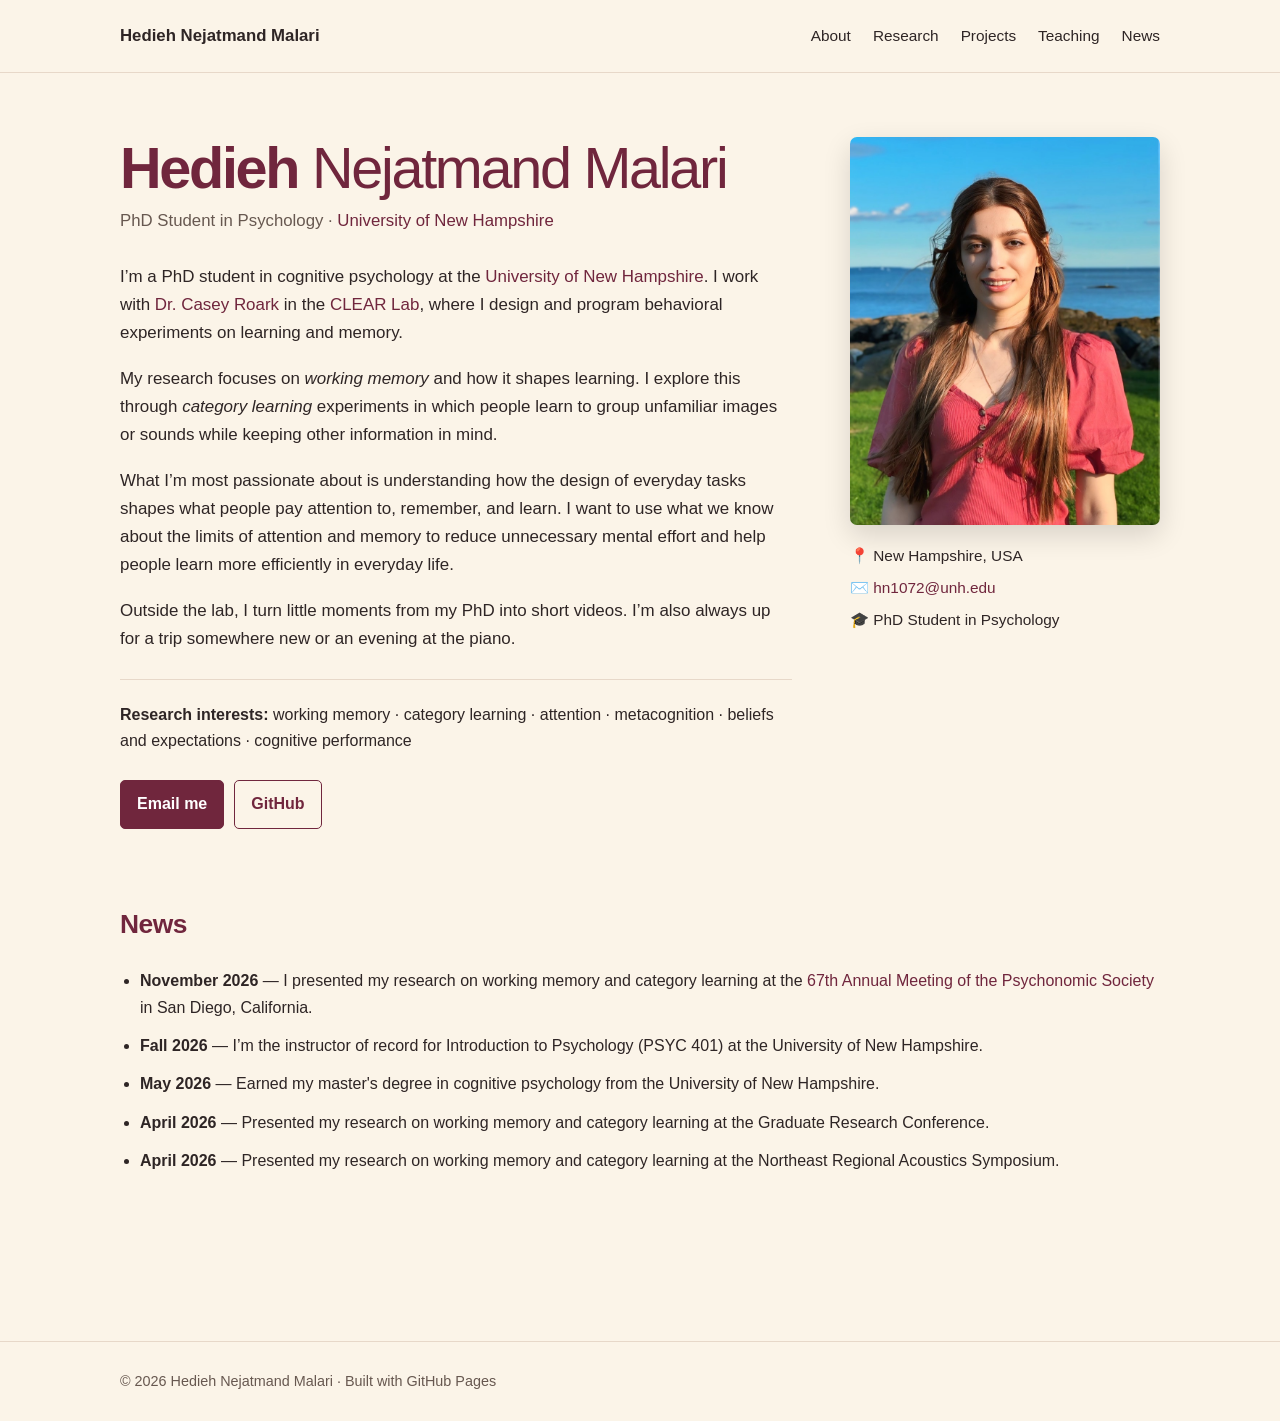
<file: index.html>
<!DOCTYPE html>
<html lang="en">

<head>
  <meta charset="UTF-8">

  <meta
    name="viewport"
    content="width=device-width, initial-scale=1.0"
  >

  <title>
    Hedieh Nejatmand Malari | Cognitive Psychology Researcher
  </title>

  <meta
    name="description"
    content="Hedieh Nejatmand Malari is a PhD student in Psychology at the University of New Hampshire studying working memory, category learning, attention, metacognition, beliefs and expectations, and cognitive performance."
  >

  <meta
    name="keywords"
    content="working memory, category learning, attention, metacognition, beliefs and expectations, cognitive performance, cognitive psychology"
  >

  <link
    rel="canonical"
    href="https://hedieh-nejatmand.github.io/"
  >

  <!-- Social media and search preview -->

  <meta
    property="og:title"
    content="Hedieh Nejatmand Malari"
  >

  <meta
    property="og:description"
    content="PhD student and cognitive psychology researcher at the University of New Hampshire."
  >

  <meta
    property="og:image"
    content="https://hedieh-nejatmand.github.io/profile.jpg"
  >

  <meta
    property="og:url"
    content="https://hedieh-nejatmand.github.io/"
  >

  <meta
    property="og:type"
    content="profile"
  >

  <!-- Structured information for search engines -->

  <script type="application/ld+json">
  {
    "@context": "https://schema.org",
    "@type": "Person",
    "name": "Hedieh Nejatmand Malari",
    "alternateName": "Hedieh Nejatmand",
    "url": "https://hedieh-nejatmand.github.io/",
    "image": "https://hedieh-nejatmand.github.io/profile.jpg",
    "jobTitle": "PhD Student in Psychology",
    "description": "Cognitive psychology researcher studying working memory, category learning, attention, metacognition, beliefs and expectations, and cognitive performance.",
    "affiliation": {
      "@type": "CollegeOrUniversity",
      "name": "University of New Hampshire",
      "url": "https://www.unh.edu/"
    },
    "sameAs": [
      "https://github.com/hedieh-nejatmand"
    ]
  }
  </script>

  <link rel="stylesheet" href="site.css">
</head>

<body>

  <header>
    <nav class="container">

      <a
        class="brand"
        href="#about"
      >
        Hedieh Nejatmand Malari
      </a>

      <div class="nav-links">
        <a href="#about">About</a>
        <a href="research.html">Research</a>
        <a href="research.html#projects">Projects</a>
        <a href="#teaching">Teaching</a>
        <a href="#news">News</a>
      </div>

    </nav>
  </header>

  <main class="container">

    <section
      class="hero"
      id="about"
    >

      <div class="hero-text">

        <h1>
          <span class="first-name">Hedieh</span>
          <span class="last-name">Nejatmand Malari</span>
        </h1>

        <p class="subtitle">
          PhD Student in Psychology ·

          <a
            href="https://www.unh.edu/"
            target="_blank"
            rel="noopener noreferrer"
          >
            University of New Hampshire
          </a>
        </p>

     <p class="intro">
  I’m a PhD student in cognitive psychology at the
  <a href="https://www.unh.edu/">University of New Hampshire</a>.
  I work with <a href="https://cola.unh.edu/person/casey-roark">Dr. Casey Roark</a>
  in the <a href="https://www.roarklab.com/">CLEAR Lab</a>, where I design
  and program behavioral experiments on learning and memory.
</p>
<p class="intro">
  My research focuses on <em>working memory</em> and how it shapes learning.
  I explore this through <em>category learning</em> experiments in which people
  learn to group unfamiliar images or sounds while keeping other information
  in mind.
</p>

<p class="intro">
  What I’m most passionate about is understanding how the design of everyday
  tasks shapes what people pay attention to, remember, and learn. I want to use
  what we know about the limits of attention and memory to reduce unnecessary
  mental effort and help people learn more efficiently in everyday life.
</p>

<p class="intro">
  Outside the lab, I turn little moments from my PhD into short videos.
  I’m also always up for a trip somewhere new or an evening at the piano.
</p>

        <p class="research-line">
          <strong>Research interests:</strong>
          working memory · category learning · attention · metacognition ·
          beliefs and expectations · cognitive performance
        </p>

        <div class="buttons">

          <a
            class="button primary"
            href="mailto:hn1072@unh.edu"
          >
            Email me
          </a>

          <a
            class="button"
            href="https://github.com/hedieh-nejatmand"
            target="_blank"
            rel="noopener noreferrer"
          >
            GitHub
          </a>

        </div>
      </div>

      <aside class="photo-column">

        <img
          class="profile-photo"
          src="profile.jpg"
          alt="Portrait of Hedieh Nejatmand Malari"
        >

        <div class="contact-card">

          <p>📍 New Hampshire, USA</p>

          <p>
            ✉️
            <a href="mailto:hn1072@unh.edu">
              hn1072@unh.edu
            </a>
          </p>

          <p>🎓 PhD Student in Psychology</p>

        </div>
      </aside>

    </section>

    <section id="news">

      <h2>News</h2>

      <ul class="news-list">

      <li>
  <strong>November 2026</strong> —
  I presented my research on working memory and category learning at the
  <a
    href="https://www.psychonomic.org/page/2026annualmeeting"
    target="_blank"
    rel="noopener noreferrer"
  >67th Annual Meeting of the Psychonomic Society</a>
  in San Diego, California.
</li>

<li>
  <strong>Fall 2026</strong> —
  I’m the instructor of record for Introduction to Psychology (PSYC 401)
  at the University of New Hampshire.
</li>

        <li>
          <strong>May 2026</strong> —
          Earned my master's degree in cognitive psychology from the
          University of New Hampshire.
        </li>

        <li>
          <strong>April 2026</strong> —
          Presented my research on working memory and category learning at the
          Graduate Research Conference.
        </li>

        <li>
          <strong>April 2026</strong> —
          Presented my research on working memory and category learning at the
          Northeast Regional Acoustics Symposium.
        </li>

      </ul>

    </section>

  </main>

  <footer>
    <div class="container">
      © 2026 Hedieh Nejatmand Malari · Built with GitHub Pages
    </div>
  </footer>

</body>

</html>
</file>
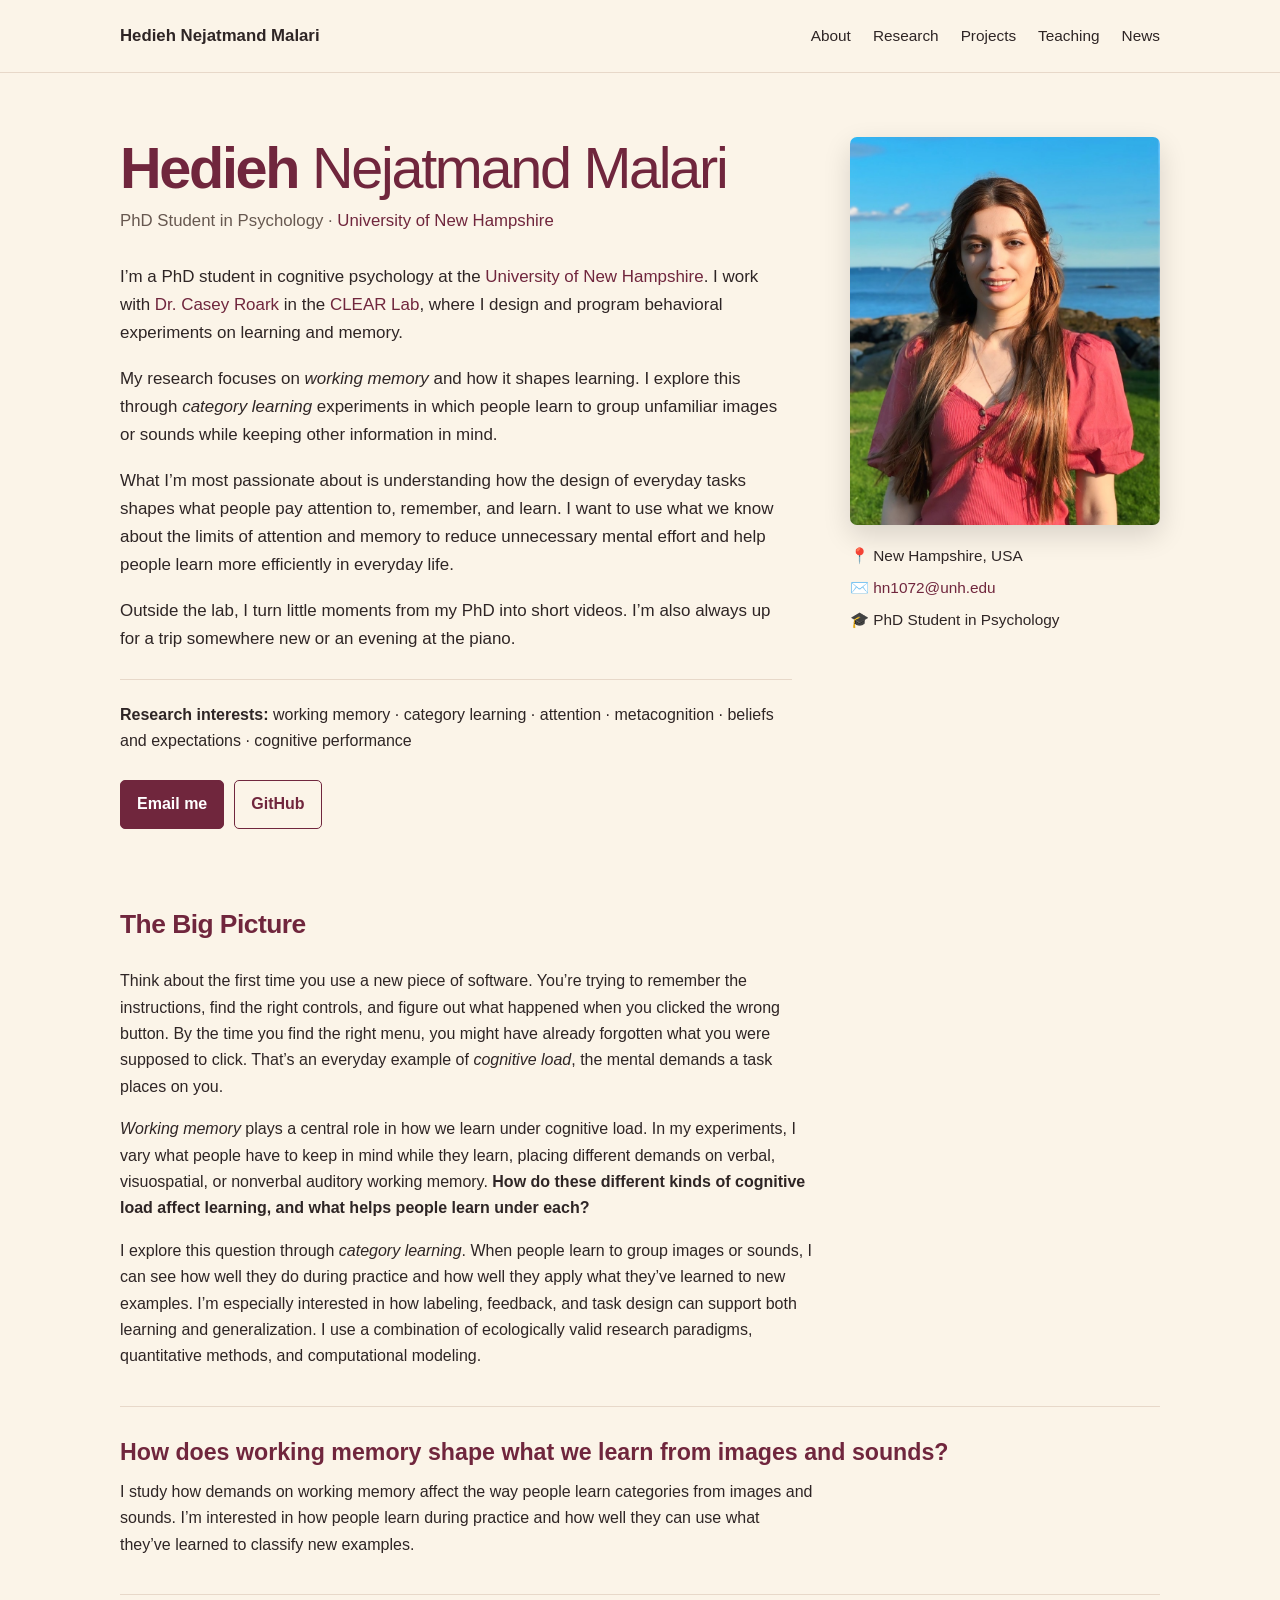
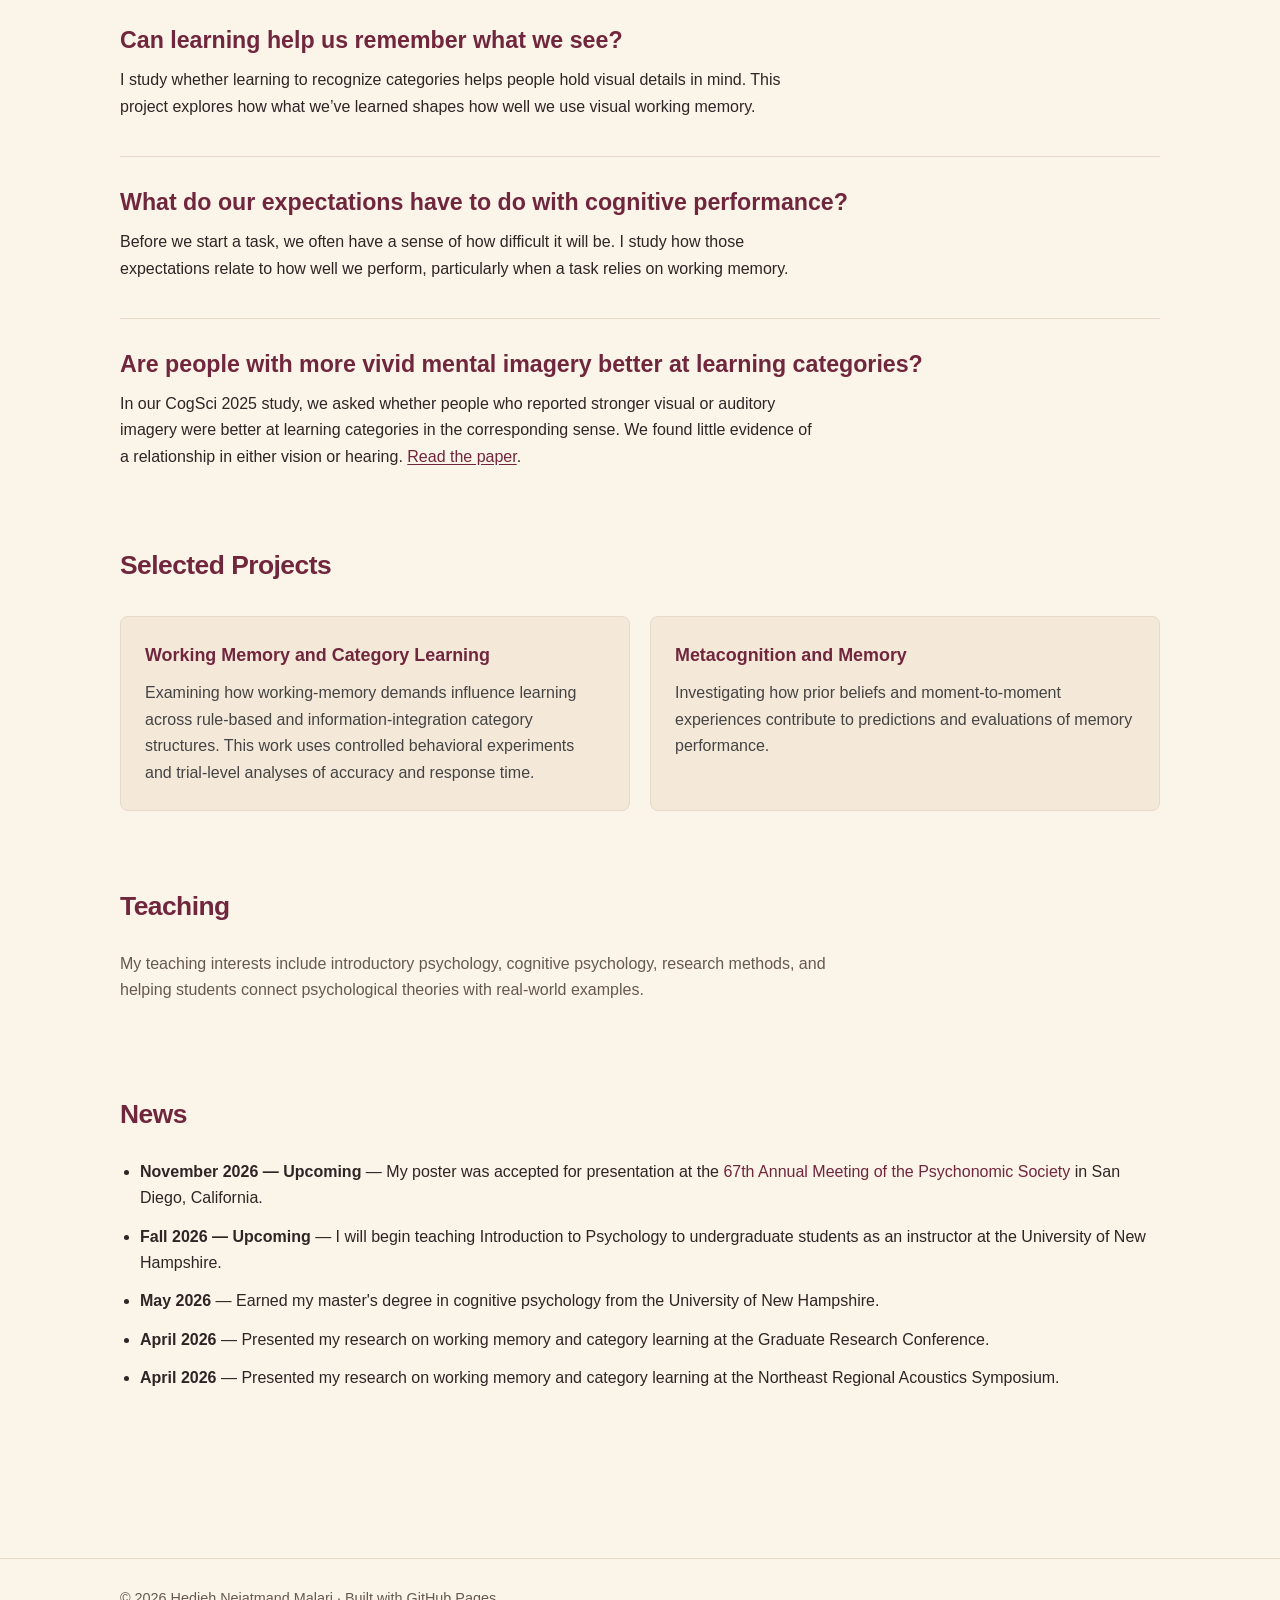
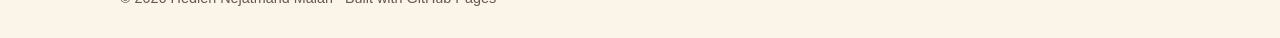
<file: index (1).html>
<!DOCTYPE html>
<html lang="en">

<head>
  <meta charset="UTF-8">

  <meta
    name="viewport"
    content="width=device-width, initial-scale=1.0"
  >

  <title>
    Hedieh Nejatmand Malari | Cognitive Psychology Researcher
  </title>

  <meta
    name="description"
    content="Hedieh Nejatmand Malari is a PhD student in Psychology at the University of New Hampshire studying working memory, category learning, attention, metacognition, beliefs and expectations, and cognitive performance."
  >

  <meta
    name="keywords"
    content="working memory, category learning, attention, metacognition, beliefs and expectations, cognitive performance, cognitive psychology"
  >

  <link
    rel="canonical"
    href="https://hedieh-nejatmand.github.io/"
  >

  <!-- Social media and search preview -->

  <meta
    property="og:title"
    content="Hedieh Nejatmand Malari"
  >

  <meta
    property="og:description"
    content="PhD student and cognitive psychology researcher at the University of New Hampshire."
  >

  <meta
    property="og:image"
    content="https://hedieh-nejatmand.github.io/profile.jpg"
  >

  <meta
    property="og:url"
    content="https://hedieh-nejatmand.github.io/"
  >

  <meta
    property="og:type"
    content="profile"
  >

  <!-- Structured information for search engines -->

  <script type="application/ld+json">
  {
    "@context": "https://schema.org",
    "@type": "Person",
    "name": "Hedieh Nejatmand Malari",
    "alternateName": "Hedieh Nejatmand",
    "url": "https://hedieh-nejatmand.github.io/",
    "image": "https://hedieh-nejatmand.github.io/profile.jpg",
    "jobTitle": "PhD Student in Psychology",
    "description": "Cognitive psychology researcher studying working memory, category learning, attention, metacognition, beliefs and expectations, and cognitive performance.",
    "affiliation": {
      "@type": "CollegeOrUniversity",
      "name": "University of New Hampshire",
      "url": "https://www.unh.edu/"
    },
    "sameAs": [
      "https://github.com/hedieh-nejatmand"
    ]
  }
  </script>

  <style>
    :root {
      --accent: #70263D;
      --accent-dark: #54182D;
      --text: #2E2525;
      --muted: #675850;
      --line: #E7D8C9;
      --background: #FBF4E8;
      --soft-background: #F4E8D9;
      --tag-background: #EEDDE0;
      --tag-text: #5A2135;
      --max-width: 1040px;
    }

    h1,
    h2,
    .card h3 {
      color: var(--accent);
    }

    * {
      box-sizing: border-box;
    }

    html {
      scroll-behavior: smooth;
    }

    body {
      margin: 0;
      font-family: Arial, Helvetica, sans-serif;
      color: var(--text);
      background: var(--background);
      line-height: 1.65;
    }

    a {
      color: var(--accent);
      text-decoration: none;
    }

    a:hover {
      color: var(--accent-dark);
    }

    .container {
      width: min(var(--max-width), calc(100% - 40px));
      margin: 0 auto;
    }

    header {
      position: sticky;
      top: 0;
      z-index: 10;
      border-bottom: 1px solid var(--line);
      background: var(--background);
      backdrop-filter: blur(8px);
    }

    nav {
      min-height: 72px;
      display: flex;
      justify-content: space-between;
      align-items: center;
      gap: 24px;
    }

    .brand {
      color: var(--text);
      font-size: 1.05rem;
      font-weight: 700;
    }

    .nav-links {
      display: flex;
      align-items: center;
      flex-wrap: wrap;
      gap: 22px;
    }

    .nav-links a {
      color: var(--text);
      font-size: 0.96rem;
    }

    .nav-links a:hover {
      color: var(--accent);
    }

    main {
      padding: 54px 0 80px;
    }

    .hero {
      display: grid;
      grid-template-columns: minmax(0, 1fr) 310px;
      gap: 58px;
      align-items: start;
      padding-top: 10px;
    }

    h1 {
      margin: 0 0 8px;
      font-size: clamp(2.3rem, 5vw, 3.6rem);
      line-height: 1.08;
      letter-spacing: -0.04em;
    }

    .first-name {
      font-weight: 800;
    }

    .last-name {
      font-weight: 300;
    }

    .subtitle {
      margin: 0 0 28px;
      color: var(--muted);
      font-size: 1.05rem;
    }

    .intro {
      margin: 0 0 18px;
      font-size: 1.06rem;
    }

    .research-line {
      margin-top: 26px;
      padding-top: 22px;
      border-top: 1px solid var(--line);
    }

    .profile-photo {
      width: 100%;
      aspect-ratio: 4 / 5;
      display: block;
      object-fit: cover;
      object-position: center;
      border-radius: 7px;
      box-shadow: 0 10px 28px rgba(0, 0, 0, 0.14);
    }

    .contact-card {
      margin-top: 18px;
      font-size: 0.96rem;
    }

    .contact-card p {
      margin: 7px 0;
    }

    .buttons {
      display: flex;
      flex-wrap: wrap;
      gap: 10px;
      margin-top: 26px;
    }

    .button {
      display: inline-block;
      padding: 10px 16px;
      border: 1px solid var(--accent);
      border-radius: 5px;
      font-weight: 600;
    }

    .button.primary {
      color: #ffffff;
      background: var(--accent);
    }

    .button.primary:hover {
      color: #ffffff;
      background: var(--accent-dark);
      border-color: var(--accent-dark);
    }

    section {
      scroll-margin-top: 95px;
      padding-top: 74px;
    }

    h2 {
      margin: 0 0 22px;
      font-size: 1.65rem;
      letter-spacing: -0.02em;
    }

    .section-intro {
      max-width: 760px;
      color: var(--muted);
    }

    .research-overview p,
    .research-study p {
      max-width: 78ch;
    }

    .research-study {
      margin-top: 36px;
      padding-top: 30px;
      border-top: 1px solid var(--line);
    }

    .research-study h3 {
      margin: 0 0 12px;
      color: var(--accent);
      font-size: clamp(1.15rem, 2vw, 1.45rem);
      line-height: 1.3;
    }

    .research-study p {
      margin: 0;
    }

    .research-study a {
      text-decoration: underline;
      text-underline-offset: 0.15em;
    }

    .cards {
      display: grid;
      grid-template-columns: repeat(2, minmax(0, 1fr));
      gap: 20px;
      margin-top: 28px;
    }

    .card {
      padding: 24px;
      border: 1px solid var(--line);
      border-radius: 8px;
      background: var(--soft-background);
    }

    .card h3 {
      margin: 0 0 10px;
      font-size: 1.12rem;
    }

    .card p {
      margin: 0;
      color: #444444;
    }

    .tags {
      display: flex;
      flex-wrap: wrap;
      gap: 9px;
      margin-top: 24px;
    }

    .tag {
      padding: 6px 11px;
      color: var(--tag-text);
      background: var(--tag-background);
      border-radius: 999px;
      font-size: 0.88rem;
    }

    .news-list {
      padding-left: 20px;
    }

    .news-list li {
      margin-bottom: 12px;
    }

    footer {
      margin-top: 70px;
      padding: 28px 0;
      border-top: 1px solid var(--line);
      color: var(--muted);
      font-size: 0.9rem;
    }

    @media (max-width: 780px) {
      nav {
        align-items: flex-start;
        flex-direction: column;
        padding: 18px 0;
      }

      .nav-links {
        gap: 14px;
      }

      .hero {
        grid-template-columns: 1fr;
        gap: 38px;
      }

      .photo-column {
        max-width: 340px;
      }

      .cards {
        grid-template-columns: 1fr;
      }

      main {
        padding-top: 38px;
      }
    }
  </style>
</head>

<body>

  <header>
    <nav class="container">

      <a
        class="brand"
        href="#about"
      >
        Hedieh Nejatmand Malari
      </a>

      <div class="nav-links">
        <a href="#about">About</a>
        <a href="#research">Research</a>
        <a href="#projects">Projects</a>
        <a href="#teaching">Teaching</a>
        <a href="#news">News</a>
      </div>

    </nav>
  </header>

  <main class="container">

    <section
      class="hero"
      id="about"
    >

      <div class="hero-text">

        <h1>
          <span class="first-name">Hedieh</span>
          <span class="last-name">Nejatmand Malari</span>
        </h1>

        <p class="subtitle">
          PhD Student in Psychology ·

          <a
            href="https://www.unh.edu/"
            target="_blank"
            rel="noopener noreferrer"
          >
            University of New Hampshire
          </a>
        </p>

     <p class="intro">
  I’m a PhD student in cognitive psychology at the
  <a href="https://www.unh.edu/">University of New Hampshire</a>.
  I work with <a href="https://cola.unh.edu/person/casey-roark">Dr. Casey Roark</a>
  in the <a href="https://www.roarklab.com/">CLEAR Lab</a>, where I design
  and program behavioral experiments on learning and memory.
</p>
<p class="intro">
  My research focuses on <em>working memory</em> and how it shapes learning.
  I explore this through <em>category learning</em> experiments in which people
  learn to group unfamiliar images or sounds while keeping other information
  in mind.
</p>

<p class="intro">
  What I’m most passionate about is understanding how the design of everyday
  tasks shapes what people pay attention to, remember, and learn. I want to use
  what we know about the limits of attention and memory to reduce unnecessary
  mental effort and help people learn more efficiently in everyday life.
</p>

<p class="intro">
  Outside the lab, I turn little moments from my PhD into short videos.
  I’m also always up for a trip somewhere new or an evening at the piano.
</p>

        <p class="research-line">
          <strong>Research interests:</strong>
          working memory · category learning · attention · metacognition ·
          beliefs and expectations · cognitive performance
        </p>

        <div class="buttons">

          <a
            class="button primary"
            href="mailto:hn1072@unh.edu"
          >
            Email me
          </a>

          <a
            class="button"
            href="https://github.com/hedieh-nejatmand"
            target="_blank"
            rel="noopener noreferrer"
          >
            GitHub
          </a>

        </div>
      </div>

      <aside class="photo-column">

        <img
          class="profile-photo"
          src="profile.jpg"
          alt="Portrait of Hedieh Nejatmand Malari"
        >

        <div class="contact-card">

          <p>📍 New Hampshire, USA</p>

          <p>
            ✉️
            <a href="mailto:hn1072@unh.edu">
              hn1072@unh.edu
            </a>
          </p>

          <p>🎓 PhD Student in Psychology</p>

        </div>
      </aside>

    </section>

    <section id="research">
      <div class="research-overview">
        <h2>The Big Picture</h2>

        <p>
          Think about the first time you use a new piece of software. You’re
          trying to remember the instructions, find the right controls, and
          figure out what happened when you clicked the wrong button. By the
          time you find the right menu, you might have already forgotten what
          you were supposed to click. That’s an everyday example of
          <em>cognitive load</em>, the mental demands a task places on you.
        </p>

        <p>
          <em>Working memory</em> plays a central role in how we learn under
          cognitive load. In my experiments, I vary what people have to keep
          in mind while they learn, placing different demands on verbal,
          visuospatial, or nonverbal auditory working memory.
          <strong>How do these different kinds of cognitive load affect
          learning, and what helps people learn under each?</strong>
        </p>

        <p>
          I explore this question through <em>category learning</em>. When
          people learn to group images or sounds, I can see how well they do
          during practice and how well they apply what they’ve learned to new
          examples. I’m especially interested in how labeling, feedback, and
          task design can support both learning and generalization. I use a
          combination of ecologically valid research paradigms, quantitative
          methods, and computational modeling.
        </p>
      </div>

      <article class="research-study">
        <h3>How does working memory shape what we learn from images and sounds?</h3>
        <p>
          I study how demands on working memory affect the way people learn
          categories from images and sounds. I’m interested in how people
          learn during practice and how well they can use what they’ve
          learned to classify new examples.
        </p>
      </article>

      <article class="research-study">
        <h3>Can learning help us remember what we see?</h3>
        <p>
          I study whether learning to recognize categories helps people hold
          visual details in mind. This project explores how what we’ve learned
          shapes how well we use visual working memory.
        </p>
      </article>

      <article class="research-study">
        <h3>What do our expectations have to do with cognitive performance?</h3>
        <p>
          Before we start a task, we often have a sense of how difficult it
          will be. I study how those expectations relate to how well we
          perform, particularly when a task relies on working memory.
        </p>
      </article>

      <article class="research-study">
        <h3>Are people with more vivid mental imagery better at learning categories?</h3>
        <p>
          In our CogSci 2025 study, we asked whether people who reported
          stronger visual or auditory imagery were better at learning
          categories in the corresponding sense. We found little evidence
          of a relationship in either vision or hearing.
          <a href="https://escholarship.org/uc/item/33v8b4sb">Read the paper</a>.
        </p>
      </article>
    </section>

    <section id="projects">

      <h2>Selected Projects</h2>

      <div class="cards">

        <article class="card">

          <h3>
            Working Memory and Category Learning
          </h3>

          <p>
            Examining how working-memory demands influence learning across
            rule-based and information-integration category structures. This
            work uses controlled behavioral experiments and trial-level
            analyses of accuracy and response time.
          </p>

        </article>

        <article class="card">

          <h3>
            Metacognition and Memory
          </h3>

          <p>
            Investigating how prior beliefs and moment-to-moment experiences
            contribute to predictions and evaluations of memory performance.
          </p>

        </article>

      </div>

    </section>

    <section id="teaching">

      <h2>Teaching</h2>

      <p class="section-intro">
        My teaching interests include introductory psychology, cognitive
        psychology, research methods, and helping students connect
        psychological theories with real-world examples.
      </p>

    </section>

    <section id="news">

      <h2>News</h2>

      <ul class="news-list">

        <li>
          <strong>November 2026 — Upcoming</strong> —
          My poster was accepted for presentation at the
          <a
            href="https://www.psychonomic.org/page/2026annualmeeting"
            target="_blank"
            rel="noopener noreferrer"
          >
            67th Annual Meeting of the Psychonomic Society
          </a>
          in San Diego, California.
        </li>

        <li>
          <strong>Fall 2026 — Upcoming</strong> —
          I will begin teaching Introduction to Psychology to undergraduate
          students as an instructor at the University of New Hampshire.
        </li>

        <li>
          <strong>May 2026</strong> —
          Earned my master's degree in cognitive psychology from the
          University of New Hampshire.
        </li>

        <li>
          <strong>April 2026</strong> —
          Presented my research on working memory and category learning at the
          Graduate Research Conference.
        </li>

        <li>
          <strong>April 2026</strong> —
          Presented my research on working memory and category learning at the
          Northeast Regional Acoustics Symposium.
        </li>

      </ul>

    </section>

  </main>

  <footer>
    <div class="container">
      © 2026 Hedieh Nejatmand Malari · Built with GitHub Pages
    </div>
  </footer>

</body>

</html>
</file>
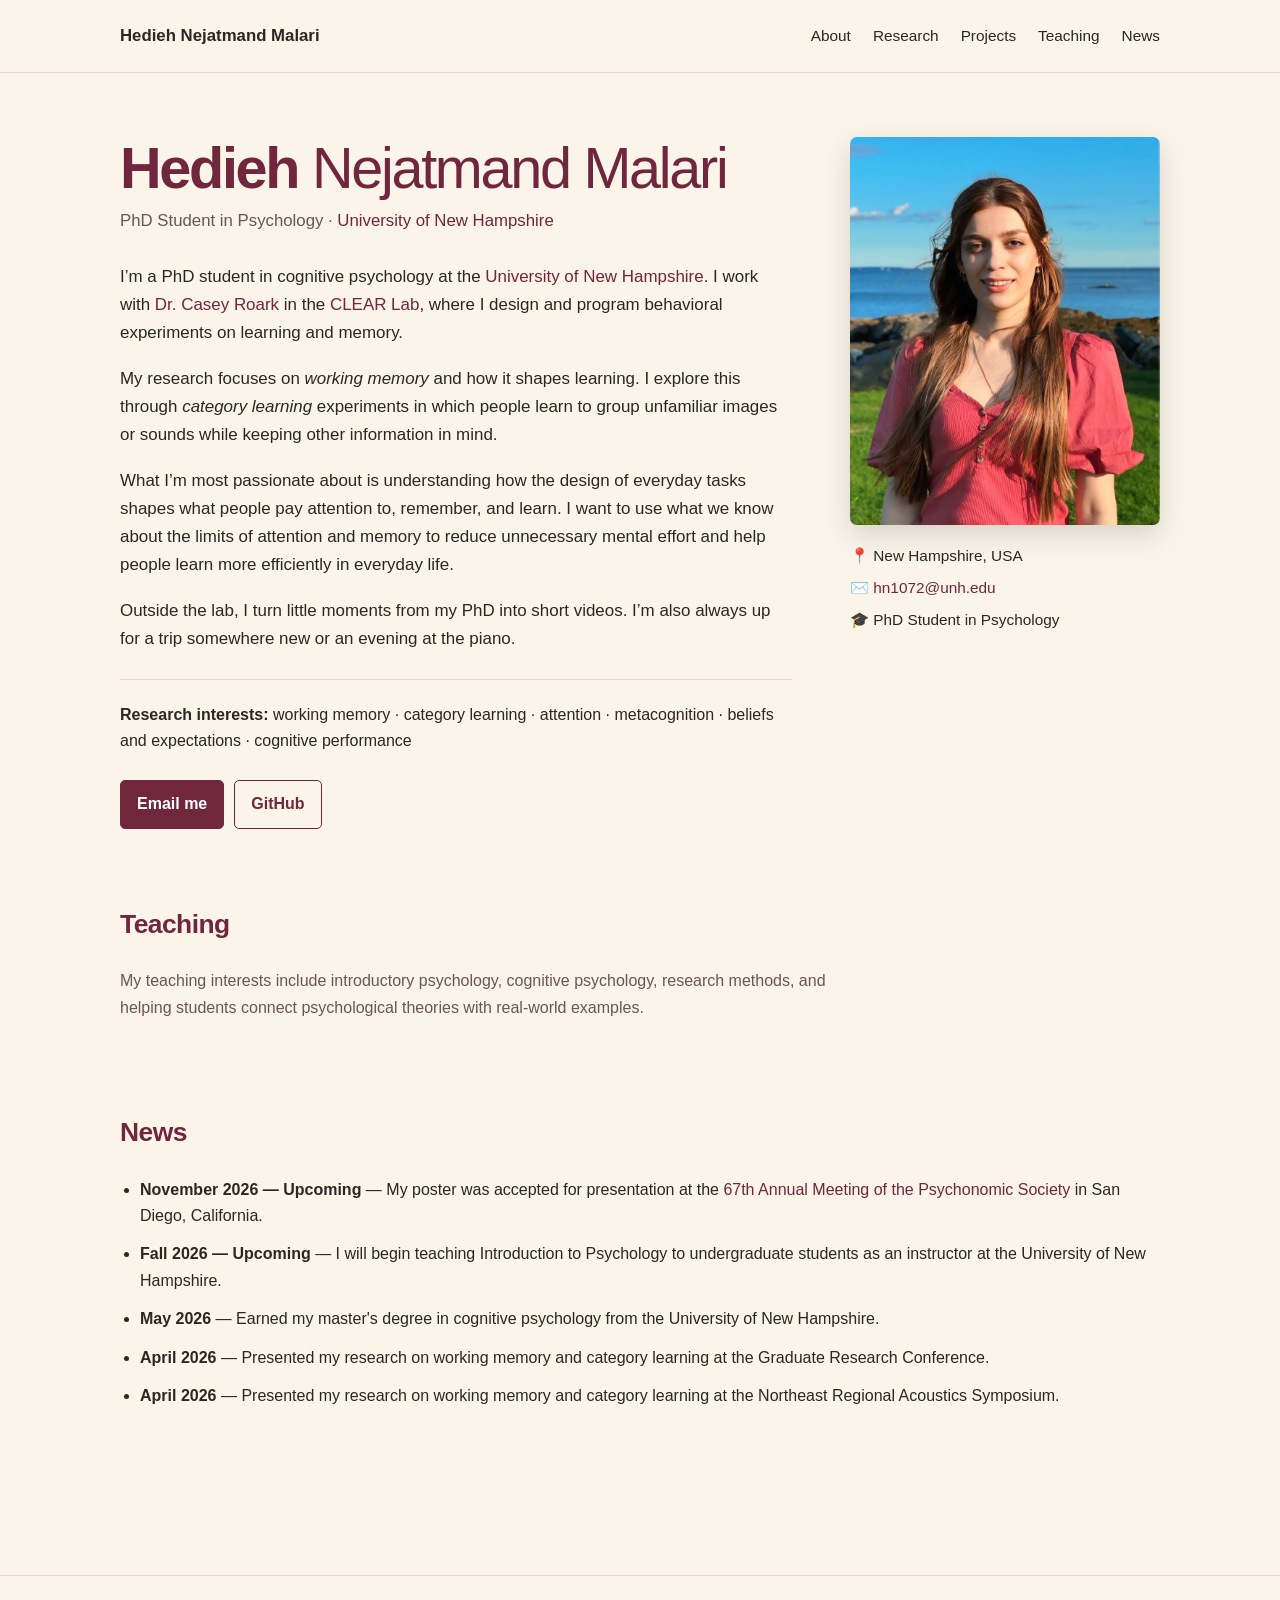
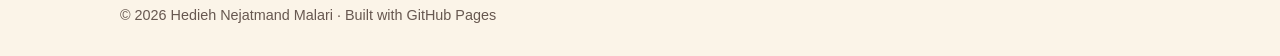
<file: index (2).html>
<!DOCTYPE html>
<html lang="en">

<head>
  <meta charset="UTF-8">

  <meta
    name="viewport"
    content="width=device-width, initial-scale=1.0"
  >

  <title>
    Hedieh Nejatmand Malari | Cognitive Psychology Researcher
  </title>

  <meta
    name="description"
    content="Hedieh Nejatmand Malari is a PhD student in Psychology at the University of New Hampshire studying working memory, category learning, attention, metacognition, beliefs and expectations, and cognitive performance."
  >

  <meta
    name="keywords"
    content="working memory, category learning, attention, metacognition, beliefs and expectations, cognitive performance, cognitive psychology"
  >

  <link
    rel="canonical"
    href="https://hedieh-nejatmand.github.io/"
  >

  <!-- Social media and search preview -->

  <meta
    property="og:title"
    content="Hedieh Nejatmand Malari"
  >

  <meta
    property="og:description"
    content="PhD student and cognitive psychology researcher at the University of New Hampshire."
  >

  <meta
    property="og:image"
    content="https://hedieh-nejatmand.github.io/profile.jpg"
  >

  <meta
    property="og:url"
    content="https://hedieh-nejatmand.github.io/"
  >

  <meta
    property="og:type"
    content="profile"
  >

  <!-- Structured information for search engines -->

  <script type="application/ld+json">
  {
    "@context": "https://schema.org",
    "@type": "Person",
    "name": "Hedieh Nejatmand Malari",
    "alternateName": "Hedieh Nejatmand",
    "url": "https://hedieh-nejatmand.github.io/",
    "image": "https://hedieh-nejatmand.github.io/profile.jpg",
    "jobTitle": "PhD Student in Psychology",
    "description": "Cognitive psychology researcher studying working memory, category learning, attention, metacognition, beliefs and expectations, and cognitive performance.",
    "affiliation": {
      "@type": "CollegeOrUniversity",
      "name": "University of New Hampshire",
      "url": "https://www.unh.edu/"
    },
    "sameAs": [
      "https://github.com/hedieh-nejatmand"
    ]
  }
  </script>

  <link rel="stylesheet" href="site.css">
</head>

<body>

  <header>
    <nav class="container">

      <a
        class="brand"
        href="#about"
      >
        Hedieh Nejatmand Malari
      </a>

      <div class="nav-links">
        <a href="#about">About</a>
        <a href="research.html">Research</a>
        <a href="research.html#projects">Projects</a>
        <a href="#teaching">Teaching</a>
        <a href="#news">News</a>
      </div>

    </nav>
  </header>

  <main class="container">

    <section
      class="hero"
      id="about"
    >

      <div class="hero-text">

        <h1>
          <span class="first-name">Hedieh</span>
          <span class="last-name">Nejatmand Malari</span>
        </h1>

        <p class="subtitle">
          PhD Student in Psychology ·

          <a
            href="https://www.unh.edu/"
            target="_blank"
            rel="noopener noreferrer"
          >
            University of New Hampshire
          </a>
        </p>

     <p class="intro">
  I’m a PhD student in cognitive psychology at the
  <a href="https://www.unh.edu/">University of New Hampshire</a>.
  I work with <a href="https://cola.unh.edu/person/casey-roark">Dr. Casey Roark</a>
  in the <a href="https://www.roarklab.com/">CLEAR Lab</a>, where I design
  and program behavioral experiments on learning and memory.
</p>
<p class="intro">
  My research focuses on <em>working memory</em> and how it shapes learning.
  I explore this through <em>category learning</em> experiments in which people
  learn to group unfamiliar images or sounds while keeping other information
  in mind.
</p>

<p class="intro">
  What I’m most passionate about is understanding how the design of everyday
  tasks shapes what people pay attention to, remember, and learn. I want to use
  what we know about the limits of attention and memory to reduce unnecessary
  mental effort and help people learn more efficiently in everyday life.
</p>

<p class="intro">
  Outside the lab, I turn little moments from my PhD into short videos.
  I’m also always up for a trip somewhere new or an evening at the piano.
</p>

        <p class="research-line">
          <strong>Research interests:</strong>
          working memory · category learning · attention · metacognition ·
          beliefs and expectations · cognitive performance
        </p>

        <div class="buttons">

          <a
            class="button primary"
            href="mailto:hn1072@unh.edu"
          >
            Email me
          </a>

          <a
            class="button"
            href="https://github.com/hedieh-nejatmand"
            target="_blank"
            rel="noopener noreferrer"
          >
            GitHub
          </a>

        </div>
      </div>

      <aside class="photo-column">

        <img
          class="profile-photo"
          src="profile.jpg"
          alt="Portrait of Hedieh Nejatmand Malari"
        >

        <div class="contact-card">

          <p>📍 New Hampshire, USA</p>

          <p>
            ✉️
            <a href="mailto:hn1072@unh.edu">
              hn1072@unh.edu
            </a>
          </p>

          <p>🎓 PhD Student in Psychology</p>

        </div>
      </aside>

    </section>

    <section id="teaching">

      <h2>Teaching</h2>

      <p class="section-intro">
        My teaching interests include introductory psychology, cognitive
        psychology, research methods, and helping students connect
        psychological theories with real-world examples.
      </p>

    </section>

    <section id="news">

      <h2>News</h2>

      <ul class="news-list">

        <li>
          <strong>November 2026 — Upcoming</strong> —
          My poster was accepted for presentation at the
          <a
            href="https://www.psychonomic.org/page/2026annualmeeting"
            target="_blank"
            rel="noopener noreferrer"
          >
            67th Annual Meeting of the Psychonomic Society
          </a>
          in San Diego, California.
        </li>

        <li>
          <strong>Fall 2026 — Upcoming</strong> —
          I will begin teaching Introduction to Psychology to undergraduate
          students as an instructor at the University of New Hampshire.
        </li>

        <li>
          <strong>May 2026</strong> —
          Earned my master's degree in cognitive psychology from the
          University of New Hampshire.
        </li>

        <li>
          <strong>April 2026</strong> —
          Presented my research on working memory and category learning at the
          Graduate Research Conference.
        </li>

        <li>
          <strong>April 2026</strong> —
          Presented my research on working memory and category learning at the
          Northeast Regional Acoustics Symposium.
        </li>

      </ul>

    </section>

  </main>

  <footer>
    <div class="container">
      © 2026 Hedieh Nejatmand Malari · Built with GitHub Pages
    </div>
  </footer>

</body>

</html>
</file>
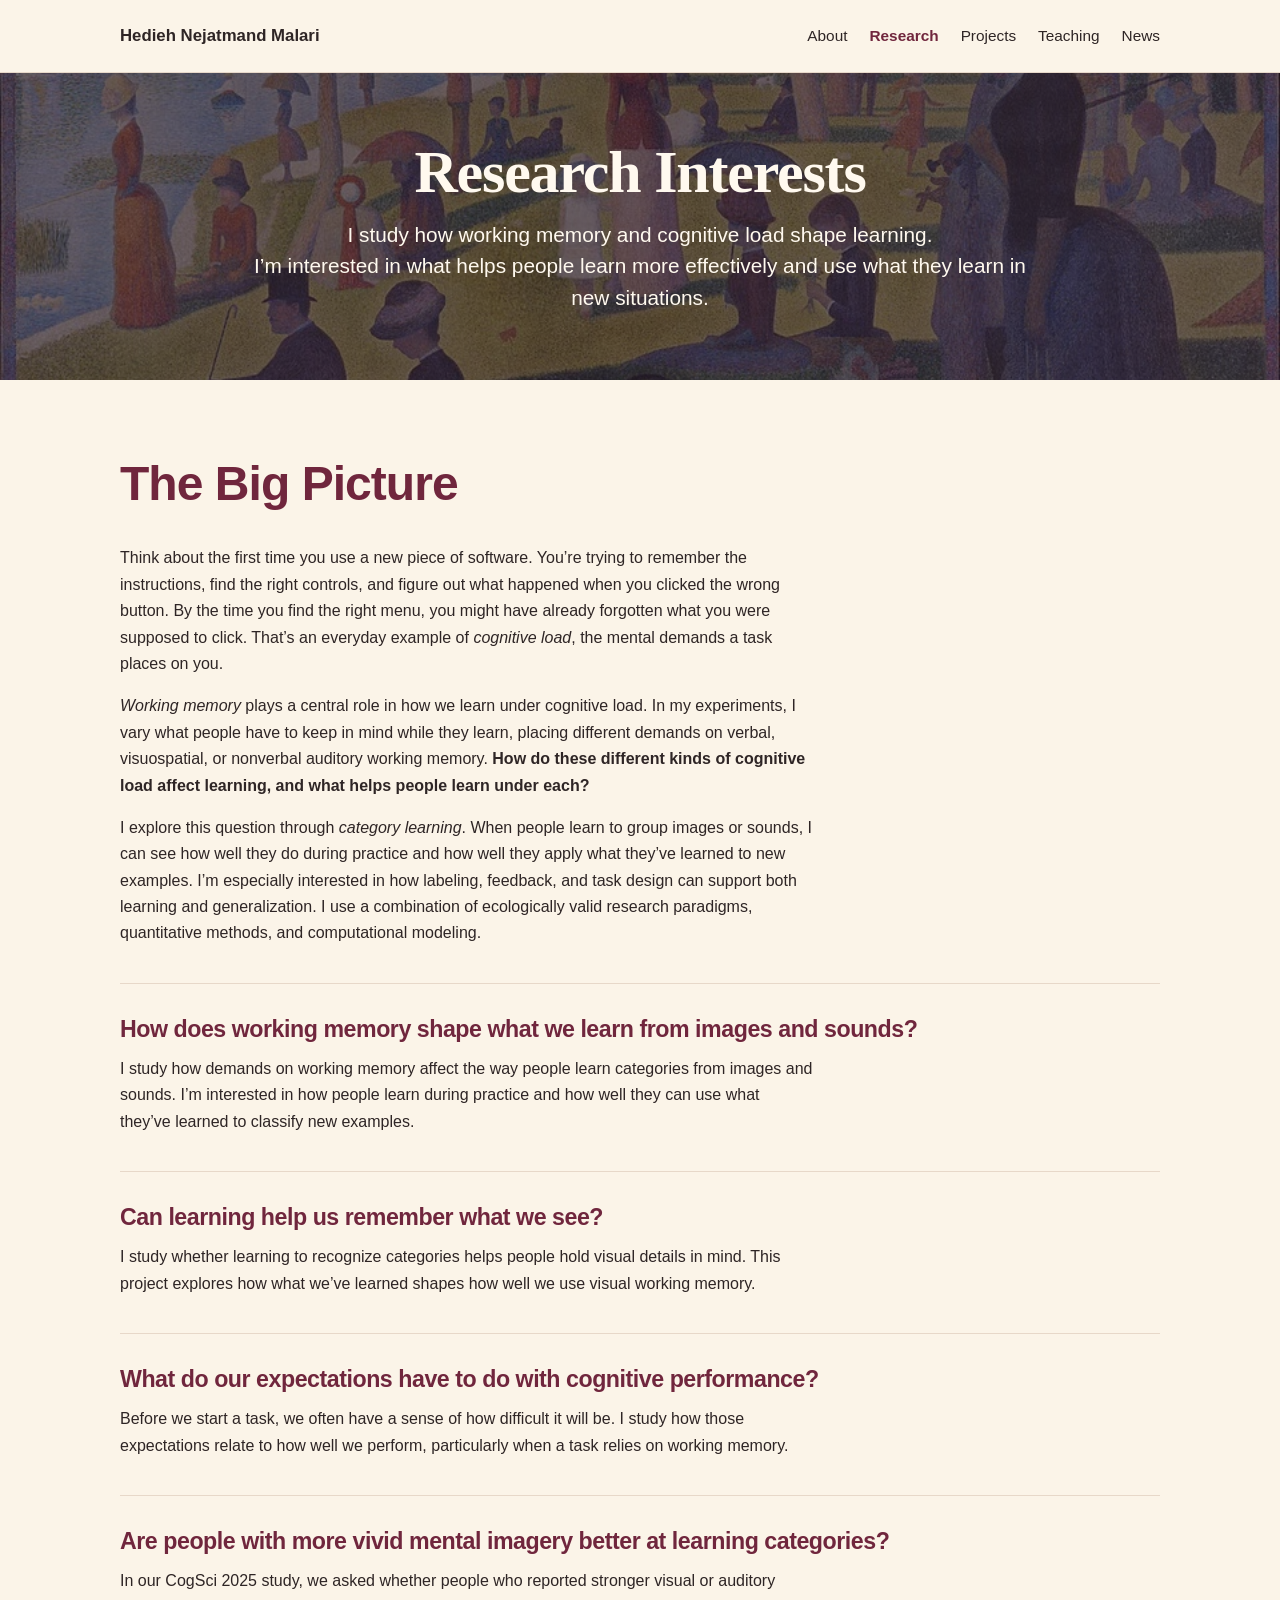
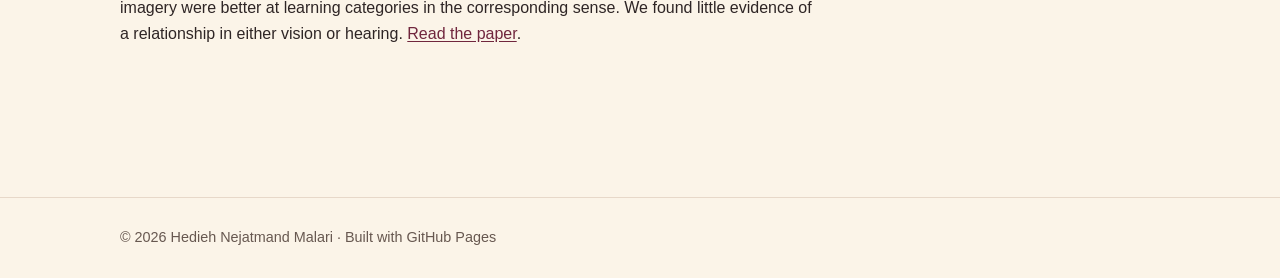
<file: research.html>
<!DOCTYPE html>
<html lang="en">
<head>
  <meta charset="UTF-8">
  <meta name="viewport" content="width=device-width, initial-scale=1.0">
  <title>Research | Hedieh Nejatmand Malari</title>
  <meta name="description" content="Research on working memory, cognitive load, and category learning by Hedieh Nejatmand Malari.">
  <link rel="canonical" href="https://hedieh-nejatmand.github.io/research.html">
  <link rel="stylesheet" href="site.css">
  <style>
    .research-page {
      padding-top: 0;
    }

    .research-hero {
      display: grid;
      place-items: center;
      min-height: clamp(250px, 24vw, 360px);
      padding: 40px 0;
      color: #FFF9EF;
      text-align: center;
      background-color: #251825;
      background-image:
        linear-gradient(rgba(37, 24, 37, 0.67), rgba(37, 24, 37, 0.67)),
        url("research-banner.webp");
      background-position: center 46%;
      background-size: cover;
    }

    .research-hero h1 {
      margin-bottom: 14px;
      color: inherit;
      font-family: Georgia, "Times New Roman", serif;
      font-size: clamp(2.1rem, 5vw, 3.75rem);
      letter-spacing: -0.02em;
    }

    .research-hero p {
      max-width: 68ch;
      margin: 0 auto;
      font-size: clamp(1rem, 2vw, 1.3rem);
      line-height: 1.5;
    }

    .research-page #research {
      padding-top: clamp(36px, 5vw, 64px);
    }

    .research-overview h2 {
      margin-bottom: 22px;
      font-size: clamp(2rem, 4vw, 3rem);
    }
  </style>
</head>
<body>
  <header>
    <nav class="container">

      <a
        class="brand"
        href="./#about"
      >
        Hedieh Nejatmand Malari
      </a>

      <div class="nav-links">
        <a href="./#about">About</a>
        <a href="research.html" aria-current="page">Research</a>
        <a href="#projects">Projects</a>
        <a href="./#teaching">Teaching</a>
        <a href="./#news">News</a>
      </div>

    </nav>
  </header>

  <main class="research-page">
    <div class="research-hero">
      <div class="container">
        <h1>Research Interests</h1>
        <p>I study how working memory and cognitive load shape learning.</p>
        <p>
          I’m interested in what helps people learn more effectively and use what
          they learn in new situations.
        </p>
      </div>
    </div>

    <section id="research" class="container">
      <div class="research-overview">
        <h2>The Big Picture</h2>

        <p>
          Think about the first time you use a new piece of software. You’re
          trying to remember the instructions, find the right controls, and
          figure out what happened when you clicked the wrong button. By the
          time you find the right menu, you might have already forgotten what
          you were supposed to click. That’s an everyday example of
          <em>cognitive load</em>, the mental demands a task places on you.
        </p>

        <p>
          <em>Working memory</em> plays a central role in how we learn under
          cognitive load. In my experiments, I vary what people have to keep
          in mind while they learn, placing different demands on verbal,
          visuospatial, or nonverbal auditory working memory.
          <strong>How do these different kinds of cognitive load affect
          learning, and what helps people learn under each?</strong>
        </p>

        <p>
          I explore this question through <em>category learning</em>. When
          people learn to group images or sounds, I can see how well they do
          during practice and how well they apply what they’ve learned to new
          examples. I’m especially interested in how labeling, feedback, and
          task design can support both learning and generalization. I use a
          combination of ecologically valid research paradigms, quantitative
          methods, and computational modeling.
        </p>
      </div>

      <div id="projects" class="research-projects">
        <article class="research-study">
          <h2>How does working memory shape what we learn from images and sounds?</h2>
          <p>
            I study how demands on working memory affect the way people learn
            categories from images and sounds. I’m interested in how people
            learn during practice and how well they can use what they’ve
            learned to classify new examples.
          </p>
        </article>

        <article class="research-study">
          <h2>Can learning help us remember what we see?</h2>
          <p>
            I study whether learning to recognize categories helps people hold
            visual details in mind. This project explores how what we’ve learned
            shapes how well we use visual working memory.
          </p>
        </article>

        <article class="research-study">
          <h2>What do our expectations have to do with cognitive performance?</h2>
          <p>
            Before we start a task, we often have a sense of how difficult it
            will be. I study how those expectations relate to how well we
            perform, particularly when a task relies on working memory.
          </p>
        </article>

        <article class="research-study">
          <h2>Are people with more vivid mental imagery better at learning categories?</h2>
          <p>
            In our CogSci 2025 study, we asked whether people who reported
            stronger visual or auditory imagery were better at learning
            categories in the corresponding sense. We found little evidence
            of a relationship in either vision or hearing.
            <a href="https://escholarship.org/uc/item/33v8b4sb">Read the paper</a>.
          </p>
        </article>
      </div>
    </section>
  </main>

  <footer>
    <div class="container">
      © 2026 Hedieh Nejatmand Malari · Built with GitHub Pages
    </div>
  </footer>
</body>
</html>
</file>
<file: site.css>
:root {
  --accent: #70263D;
  --accent-dark: #54182D;
  --text: #2E2525;
  --muted: #675850;
  --line: #E7D8C9;
  --background: #FBF4E8;
  --soft-background: #F4E8D9;
  --tag-background: #EEDDE0;
  --tag-text: #5A2135;
  --max-width: 1040px;
}

h1,
h2 {
  color: var(--accent);
}

* {
  box-sizing: border-box;
}

html {
  scroll-behavior: smooth;
}

body {
  margin: 0;
  font-family: Arial, Helvetica, sans-serif;
  color: var(--text);
  background: var(--background);
  line-height: 1.65;
}

a {
  color: var(--accent);
  text-decoration: none;
}

a:hover {
  color: var(--accent-dark);
}

.container {
  width: min(var(--max-width), calc(100% - 40px));
  margin: 0 auto;
}

header {
  position: sticky;
  top: 0;
  z-index: 10;
  border-bottom: 1px solid var(--line);
  background: var(--background);
  backdrop-filter: blur(8px);
}

nav {
  min-height: 72px;
  display: flex;
  justify-content: space-between;
  align-items: center;
  gap: 24px;
}

.brand {
  color: var(--text);
  font-size: 1.05rem;
  font-weight: 700;
}

.nav-links {
  display: flex;
  align-items: center;
  flex-wrap: wrap;
  gap: 22px;
}

.nav-links a {
  color: var(--text);
  font-size: 0.96rem;
}

.nav-links a:hover {
  color: var(--accent);
}

main {
  padding: 54px 0 80px;
}

.hero {
  display: grid;
  grid-template-columns: minmax(0, 1fr) 310px;
  gap: 58px;
  align-items: start;
  padding-top: 10px;
}

h1 {
  margin: 0 0 8px;
  font-size: clamp(2.3rem, 5vw, 3.6rem);
  line-height: 1.08;
  letter-spacing: -0.04em;
}

.first-name {
  font-weight: 800;
}

.last-name {
  font-weight: 300;
}

.subtitle {
  margin: 0 0 28px;
  color: var(--muted);
  font-size: 1.05rem;
}

.intro {
  margin: 0 0 18px;
  font-size: 1.06rem;
}

.research-line {
  margin-top: 26px;
  padding-top: 22px;
  border-top: 1px solid var(--line);
}

.profile-photo {
  width: 100%;
  aspect-ratio: 4 / 5;
  display: block;
  object-fit: cover;
  object-position: center;
  border-radius: 7px;
  box-shadow: 0 10px 28px rgba(0, 0, 0, 0.14);
}

.contact-card {
  margin-top: 18px;
  font-size: 0.96rem;
}

.contact-card p {
  margin: 7px 0;
}

.buttons {
  display: flex;
  flex-wrap: wrap;
  gap: 10px;
  margin-top: 26px;
}

.button {
  display: inline-block;
  padding: 10px 16px;
  border: 1px solid var(--accent);
  border-radius: 5px;
  font-weight: 600;
}

.button.primary {
  color: #ffffff;
  background: var(--accent);
}

.button.primary:hover {
  color: #ffffff;
  background: var(--accent-dark);
  border-color: var(--accent-dark);
}

section {
  scroll-margin-top: 95px;
  padding-top: 74px;
}

h2 {
  margin: 0 0 22px;
  font-size: 1.65rem;
  letter-spacing: -0.02em;
}

.section-intro {
  max-width: 760px;
  color: var(--muted);
}

.nav-links a[aria-current="page"] {
  color: var(--accent);
  font-weight: 700;
}

.research-overview h1 {
  margin-bottom: 22px;
  font-size: clamp(2rem, 4vw, 3rem);
}

.research-projects {
  scroll-margin-top: 95px;
}

.research-overview p,
.research-study p {
  max-width: 78ch;
}

.research-study {
  margin-top: 36px;
  padding-top: 30px;
  border-top: 1px solid var(--line);
}

.research-study h2 {
  margin: 0 0 12px;
  color: var(--accent);
  font-size: clamp(1.15rem, 2vw, 1.45rem);
  line-height: 1.3;
}

.research-study p {
  margin: 0;
}

.research-study a {
  text-decoration: underline;
  text-underline-offset: 0.15em;
}

.news-list {
  padding-left: 20px;
}

.news-list li {
  margin-bottom: 12px;
}

footer {
  margin-top: 70px;
  padding: 28px 0;
  border-top: 1px solid var(--line);
  color: var(--muted);
  font-size: 0.9rem;
}

@media (max-width: 780px) {
  nav {
    align-items: flex-start;
    flex-direction: column;
    padding: 18px 0;
  }

  .nav-links {
    gap: 14px;
  }

  .hero {
    grid-template-columns: 1fr;
    gap: 38px;
  }

  .photo-column {
    max-width: 340px;
  }

  main {
    padding-top: 38px;
  }
}
</file>
